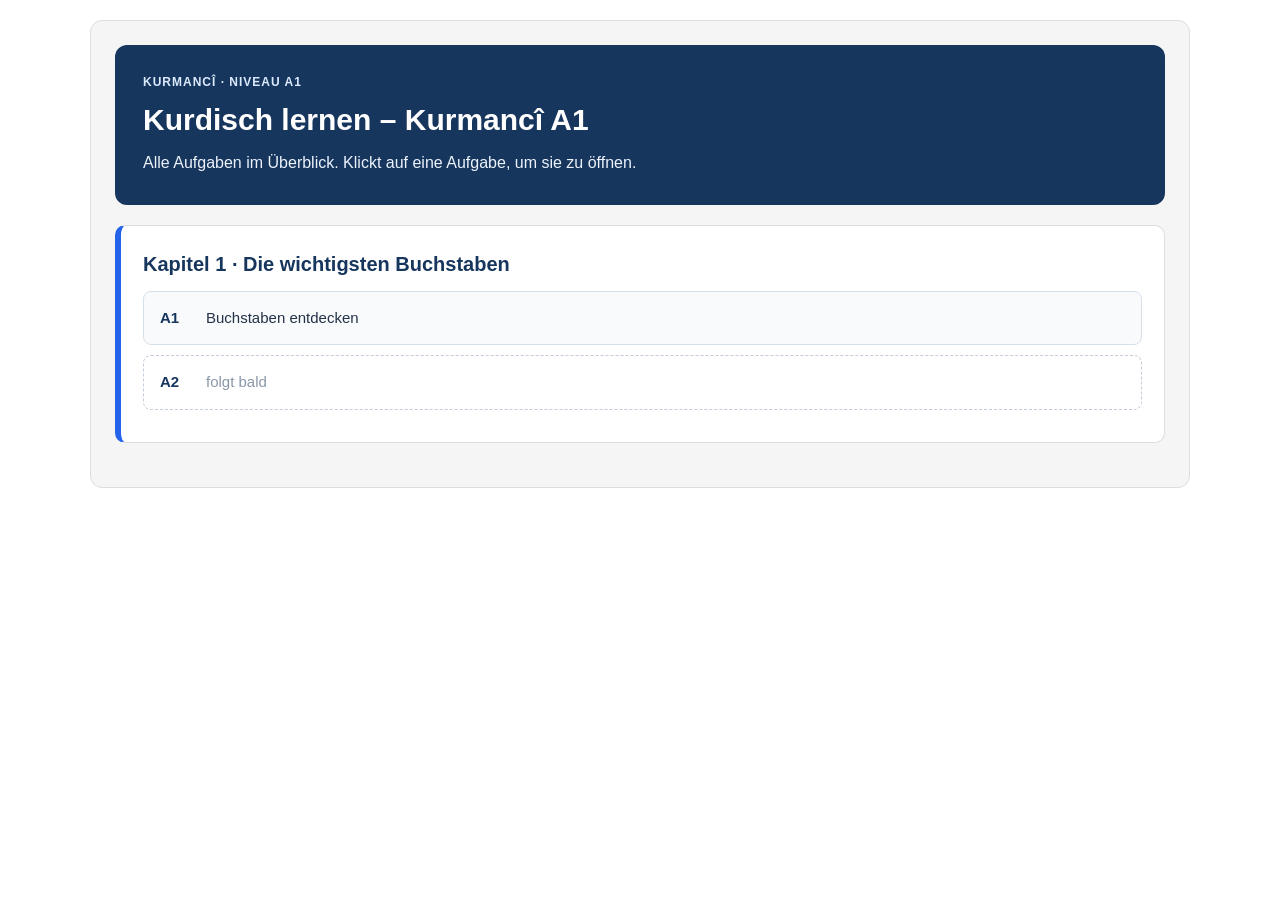
<file: index.html>
<!DOCTYPE html>
<html lang="de">
<head>
<meta charset="utf-8">
<meta name="viewport" content="width=device-width, initial-scale=1">
<title>Kurmancî A1 · Übersicht</title>
<link rel="stylesheet" href="style.css">
</head>
<body>
<div class="seite">

  <div class="titel">
    <div class="ueber">Kurmancî · Niveau A1</div>
    <h1>Kurdisch lernen – Kurmancî A1</h1>
    <p>Alle Aufgaben im Überblick. Klickt auf eine Aufgabe, um sie zu öffnen.</p>
  </div>

  <div id="uebersicht"></div>

</div>
<script src="kurs.js"></script>
</body>
</html>
</file>
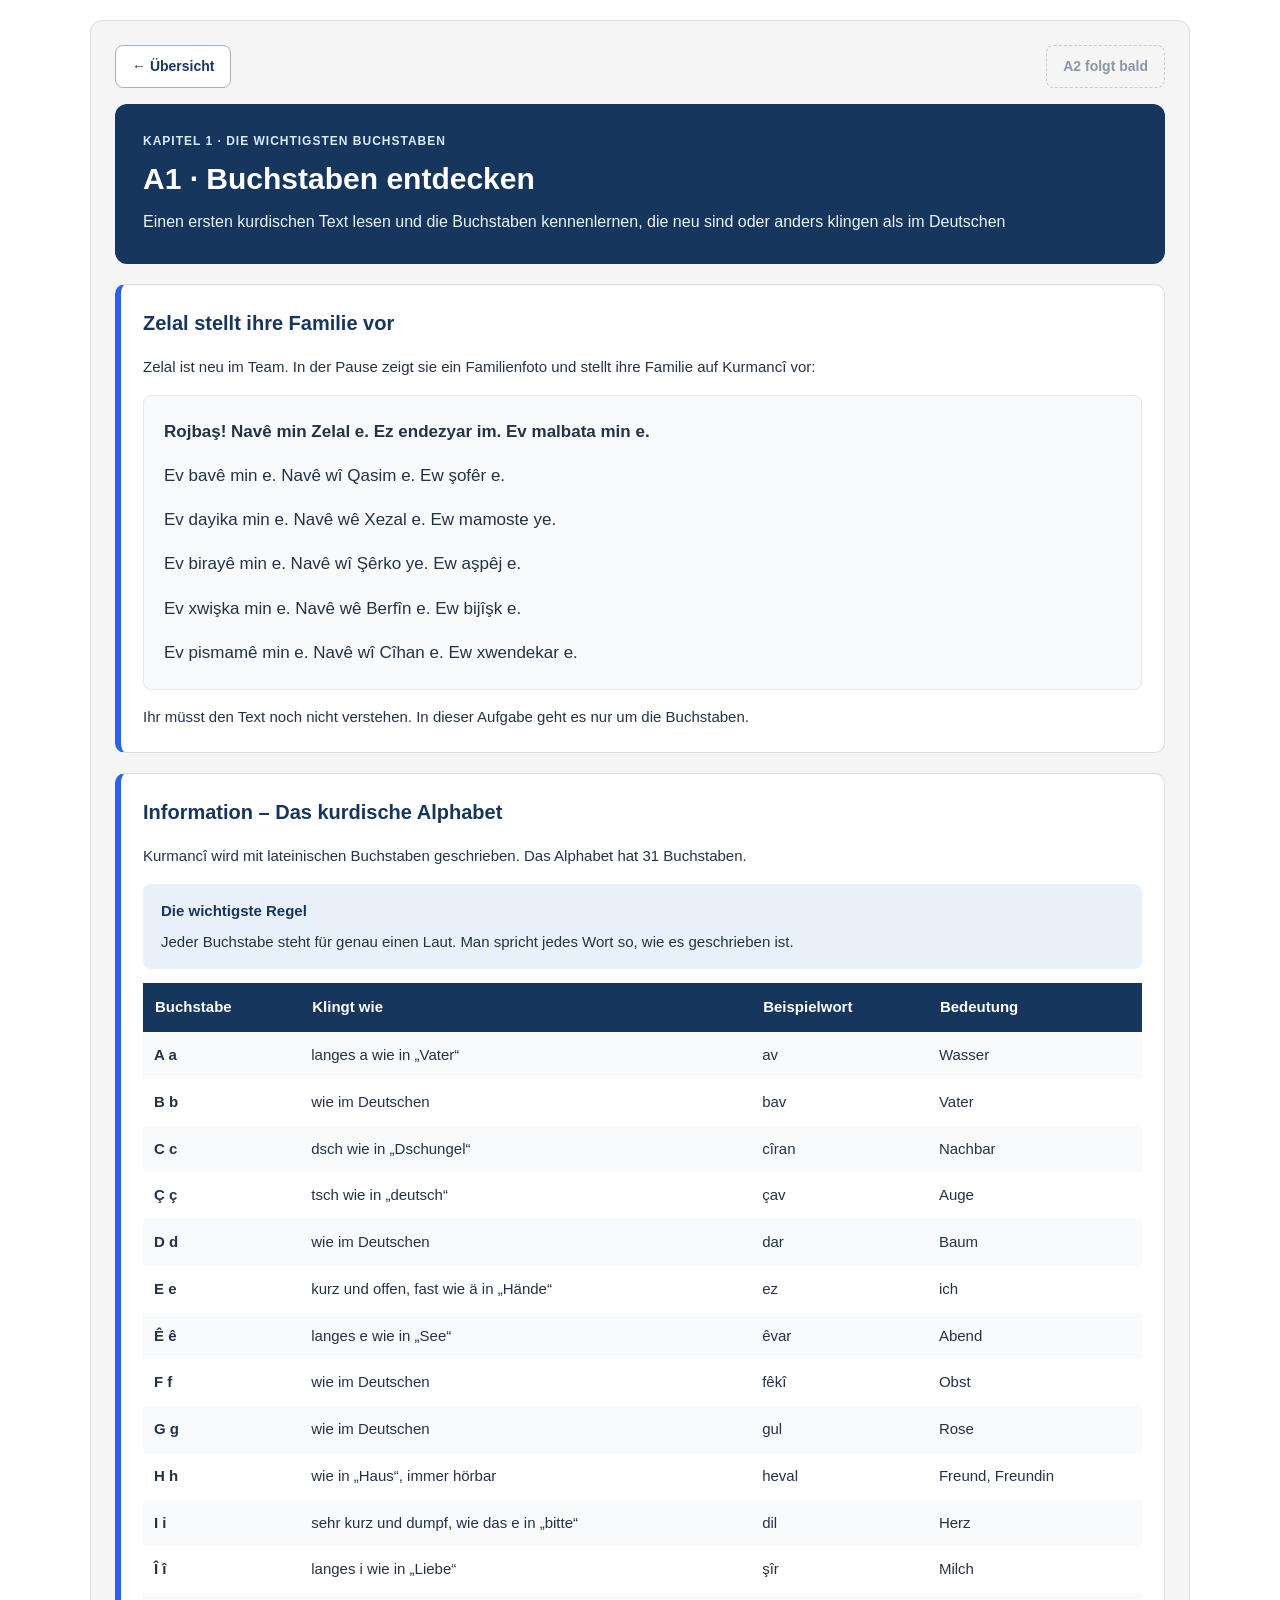
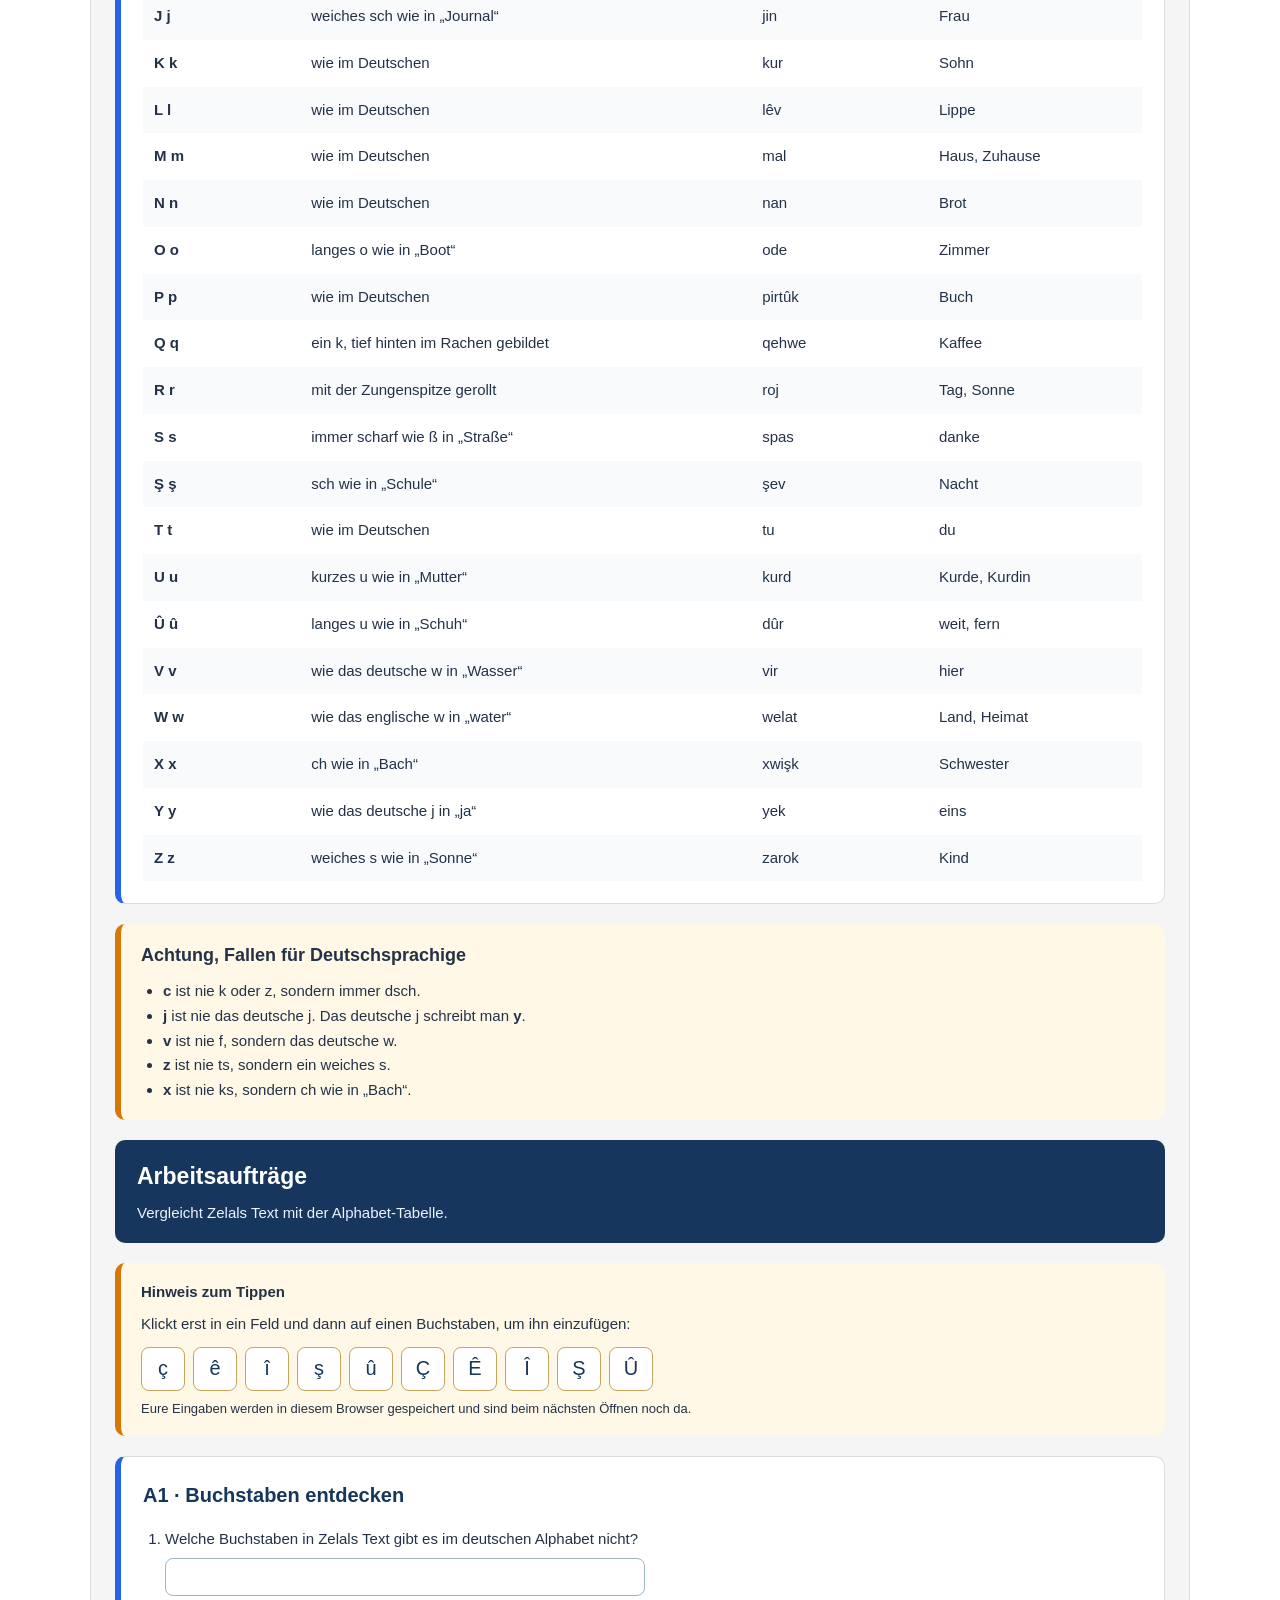
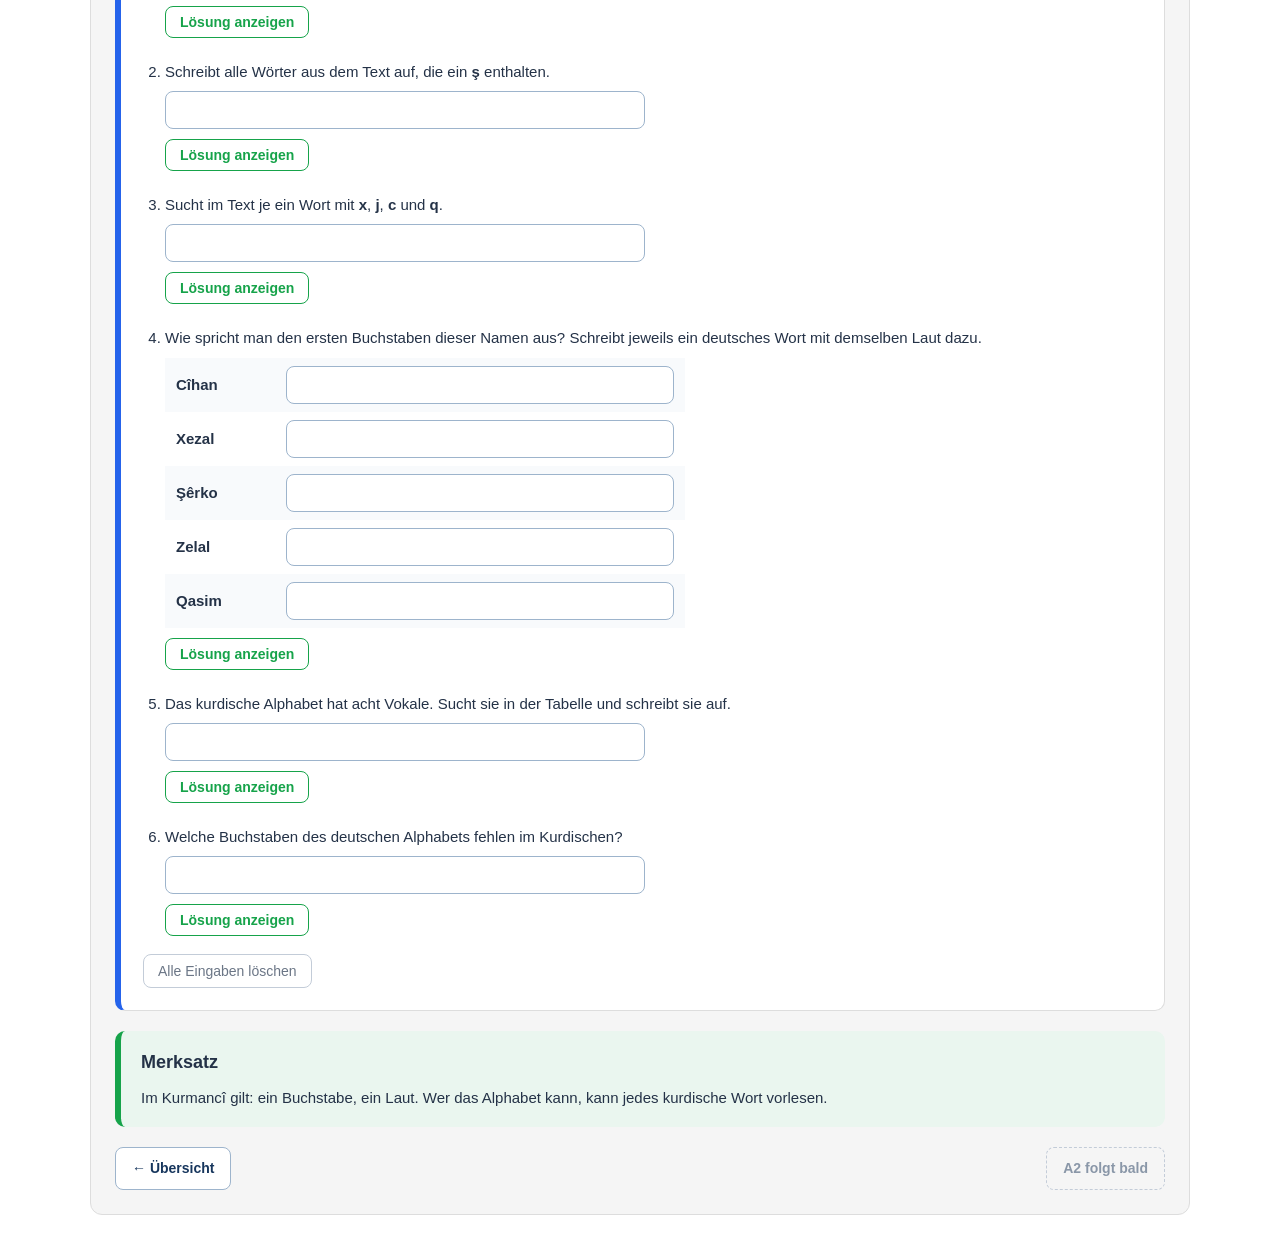
<file: k1-a1.html>
<!DOCTYPE html>
<html lang="de">
<head>
<meta charset="utf-8">
<meta name="viewport" content="width=device-width, initial-scale=1">
<title>A1 · Buchstaben entdecken · Kurmancî A1</title>
<link rel="stylesheet" href="style.css">
</head>
<body data-aufgabe="k1-a1">
<div class="seite">

  <nav class="nav" aria-label="Navigation"></nav>

  <!-- TITEL -->
  <div class="titel">
    <div class="ueber">Kapitel 1 · Die wichtigsten Buchstaben</div>
    <h1>A1 · Buchstaben entdecken</h1>
    <p>Einen ersten kurdischen Text lesen und die Buchstaben kennenlernen, die neu sind oder anders klingen als im Deutschen</p>
  </div>

  <!-- TEXT -->
  <div class="kasten">
    <h3>Zelal stellt ihre Familie vor</h3>
    <p>Zelal ist neu im Team. In der Pause zeigt sie ein Familienfoto und stellt ihre Familie auf Kurmancî vor:</p>
    <div class="lesetext" lang="kmr">
      <p><strong>Rojbaş! Navê min Zelal e. Ez endezyar im. Ev malbata min e.</strong></p>
      <p>Ev bavê min e. Navê wî Qasim e. Ew şofêr e.</p>
      <p>Ev dayika min e. Navê wê Xezal e. Ew mamoste ye.</p>
      <p>Ev birayê min e. Navê wî Şêrko ye. Ew aşpêj e.</p>
      <p>Ev xwişka min e. Navê wê Berfîn e. Ew bijîşk e.</p>
      <p>Ev pismamê min e. Navê wî Cîhan e. Ew xwendekar e.</p>
    </div>
    <p>Ihr müsst den Text noch nicht verstehen. In dieser Aufgabe geht es nur um die Buchstaben.</p>
  </div>

  <!-- INFORMATION: ALPHABET -->
  <div class="kasten">
    <h3>Information – Das kurdische Alphabet</h3>
    <p>Kurmancî wird mit lateinischen Buchstaben geschrieben. Das Alphabet hat 31 Buchstaben.</p>
    <div class="regel">
      <strong>Die wichtigste Regel</strong>
      <p>Jeder Buchstabe steht für genau einen Laut. Man spricht jedes Wort so, wie es geschrieben ist.</p>
    </div>
    <div class="tabelle-wrap">
      <table class="alphabet">
        <thead>
          <tr><th>Buchstabe</th><th>Klingt wie</th><th>Beispielwort</th><th>Bedeutung</th></tr>
        </thead>
        <tbody>
          <tr><td><strong>A a</strong></td><td>langes a wie in „Vater“</td><td lang="kmr">av</td><td>Wasser</td></tr>
          <tr><td><strong>B b</strong></td><td>wie im Deutschen</td><td lang="kmr">bav</td><td>Vater</td></tr>
          <tr><td><strong>C c</strong></td><td>dsch wie in „Dschungel“</td><td lang="kmr">cîran</td><td>Nachbar</td></tr>
          <tr><td><strong>Ç ç</strong></td><td>tsch wie in „deutsch“</td><td lang="kmr">çav</td><td>Auge</td></tr>
          <tr><td><strong>D d</strong></td><td>wie im Deutschen</td><td lang="kmr">dar</td><td>Baum</td></tr>
          <tr><td><strong>E e</strong></td><td>kurz und offen, fast wie ä in „Hände“</td><td lang="kmr">ez</td><td>ich</td></tr>
          <tr><td><strong>Ê ê</strong></td><td>langes e wie in „See“</td><td lang="kmr">êvar</td><td>Abend</td></tr>
          <tr><td><strong>F f</strong></td><td>wie im Deutschen</td><td lang="kmr">fêkî</td><td>Obst</td></tr>
          <tr><td><strong>G g</strong></td><td>wie im Deutschen</td><td lang="kmr">gul</td><td>Rose</td></tr>
          <tr><td><strong>H h</strong></td><td>wie in „Haus“, immer hörbar</td><td lang="kmr">heval</td><td>Freund, Freundin</td></tr>
          <tr><td><strong>I i</strong></td><td>sehr kurz und dumpf, wie das e in „bitte“</td><td lang="kmr">dil</td><td>Herz</td></tr>
          <tr><td><strong>Î î</strong></td><td>langes i wie in „Liebe“</td><td lang="kmr">şîr</td><td>Milch</td></tr>
          <tr><td><strong>J j</strong></td><td>weiches sch wie in „Journal“</td><td lang="kmr">jin</td><td>Frau</td></tr>
          <tr><td><strong>K k</strong></td><td>wie im Deutschen</td><td lang="kmr">kur</td><td>Sohn</td></tr>
          <tr><td><strong>L l</strong></td><td>wie im Deutschen</td><td lang="kmr">lêv</td><td>Lippe</td></tr>
          <tr><td><strong>M m</strong></td><td>wie im Deutschen</td><td lang="kmr">mal</td><td>Haus, Zuhause</td></tr>
          <tr><td><strong>N n</strong></td><td>wie im Deutschen</td><td lang="kmr">nan</td><td>Brot</td></tr>
          <tr><td><strong>O o</strong></td><td>langes o wie in „Boot“</td><td lang="kmr">ode</td><td>Zimmer</td></tr>
          <tr><td><strong>P p</strong></td><td>wie im Deutschen</td><td lang="kmr">pirtûk</td><td>Buch</td></tr>
          <tr><td><strong>Q q</strong></td><td>ein k, tief hinten im Rachen gebildet</td><td lang="kmr">qehwe</td><td>Kaffee</td></tr>
          <tr><td><strong>R r</strong></td><td>mit der Zungenspitze gerollt</td><td lang="kmr">roj</td><td>Tag, Sonne</td></tr>
          <tr><td><strong>S s</strong></td><td>immer scharf wie ß in „Straße“</td><td lang="kmr">spas</td><td>danke</td></tr>
          <tr><td><strong>Ş ş</strong></td><td>sch wie in „Schule“</td><td lang="kmr">şev</td><td>Nacht</td></tr>
          <tr><td><strong>T t</strong></td><td>wie im Deutschen</td><td lang="kmr">tu</td><td>du</td></tr>
          <tr><td><strong>U u</strong></td><td>kurzes u wie in „Mutter“</td><td lang="kmr">kurd</td><td>Kurde, Kurdin</td></tr>
          <tr><td><strong>Û û</strong></td><td>langes u wie in „Schuh“</td><td lang="kmr">dûr</td><td>weit, fern</td></tr>
          <tr><td><strong>V v</strong></td><td>wie das deutsche w in „Wasser“</td><td lang="kmr">vir</td><td>hier</td></tr>
          <tr><td><strong>W w</strong></td><td>wie das englische w in „water“</td><td lang="kmr">welat</td><td>Land, Heimat</td></tr>
          <tr><td><strong>X x</strong></td><td>ch wie in „Bach“</td><td lang="kmr">xwişk</td><td>Schwester</td></tr>
          <tr><td><strong>Y y</strong></td><td>wie das deutsche j in „ja“</td><td lang="kmr">yek</td><td>eins</td></tr>
          <tr><td><strong>Z z</strong></td><td>weiches s wie in „Sonne“</td><td lang="kmr">zarok</td><td>Kind</td></tr>
        </tbody>
      </table>
    </div>
  </div>

  <!-- FALLEN -->
  <div class="hinweis">
    <h3>Achtung, Fallen für Deutschsprachige</h3>
    <ul>
      <li><strong>c</strong> ist nie k oder z, sondern immer dsch.</li>
      <li><strong>j</strong> ist nie das deutsche j. Das deutsche j schreibt man <strong>y</strong>.</li>
      <li><strong>v</strong> ist nie f, sondern das deutsche w.</li>
      <li><strong>z</strong> ist nie ts, sondern ein weiches s.</li>
      <li><strong>x</strong> ist nie ks, sondern ch wie in „Bach“.</li>
    </ul>
  </div>

  <!-- ARBEITSAUFTRÄGE -->
  <div class="balken">
    <h2>Arbeitsaufträge</h2>
    <p>Vergleicht Zelals Text mit der Alphabet-Tabelle.</p>
  </div>

  <!-- TIPPHILFE -->
  <div class="hinweis">
    <strong>Hinweis zum Tippen</strong>
    <p>Klickt erst in ein Feld und dann auf einen Buchstaben, um ihn einzufügen:</p>
    <div class="zeichen" lang="kmr" aria-label="Kurdische Sonderzeichen">
      <button type="button">ç</button><button type="button">ê</button><button type="button">î</button><button type="button">ş</button><button type="button">û</button>
      <button type="button">Ç</button><button type="button">Ê</button><button type="button">Î</button><button type="button">Ş</button><button type="button">Û</button>
    </div>
    <p style="font-size: 13px;">Eure Eingaben werden in diesem Browser gespeichert und sind beim nächsten Öffnen noch da.</p>
  </div>

  <!-- UNTERAUFGABEN -->
  <div class="kasten">
    <h3>A1 · Buchstaben entdecken</h3>
    <ol class="aufgaben">

      <li>Welche Buchstaben in Zelals Text gibt es im deutschen Alphabet nicht?
        <input type="text" aria-label="Antwort 1">
        <button type="button" class="loesung-btn">Lösung anzeigen</button>
        <div class="loesung" hidden>
          <p lang="kmr"><strong>ê, î, ş</strong></p>
          <p>Im Text kommen nur diese drei vor. Die anderen Sonderbuchstaben ç und û gibt es im Alphabet auch, aber nicht in Zelals Text.</p>
        </div>
      </li>

      <li>Schreibt alle Wörter aus dem Text auf, die ein <strong lang="kmr">ş</strong> enthalten.
        <input type="text" aria-label="Antwort 2">
        <button type="button" class="loesung-btn">Lösung anzeigen</button>
        <div class="loesung" hidden>
          <p lang="kmr"><strong>Rojbaş, şofêr, Şêrko, aşpêj, xwişka, bijîşk</strong></p>
        </div>
      </li>

      <li>Sucht im Text je ein Wort mit <strong lang="kmr">x</strong>, <strong lang="kmr">j</strong>, <strong lang="kmr">c</strong> und <strong lang="kmr">q</strong>.
        <input type="text" aria-label="Antwort 3">
        <button type="button" class="loesung-btn">Lösung anzeigen</button>
        <div class="loesung" hidden>
          <ul lang="kmr">
            <li><strong>x:</strong> Xezal, xwişka, xwendekar</li>
            <li><strong>j:</strong> Rojbaş, aşpêj, bijîşk</li>
            <li><strong>c:</strong> Cîhan</li>
            <li><strong>q:</strong> Qasim</li>
          </ul>
        </div>
      </li>

      <li>Wie spricht man den ersten Buchstaben dieser Namen aus? Schreibt jeweils ein deutsches Wort mit demselben Laut dazu.
        <div class="tabelle-wrap">
          <table class="laut-tabelle">
            <tbody>
              <tr><td lang="kmr"><strong>Cîhan</strong></td><td><input type="text" aria-label="Laut Cîhan"></td></tr>
              <tr><td lang="kmr"><strong>Xezal</strong></td><td><input type="text" aria-label="Laut Xezal"></td></tr>
              <tr><td lang="kmr"><strong>Şêrko</strong></td><td><input type="text" aria-label="Laut Şêrko"></td></tr>
              <tr><td lang="kmr"><strong>Zelal</strong></td><td><input type="text" aria-label="Laut Zelal"></td></tr>
              <tr><td lang="kmr"><strong>Qasim</strong></td><td><input type="text" aria-label="Laut Qasim"></td></tr>
            </tbody>
          </table>
        </div>
        <button type="button" class="loesung-btn">Lösung anzeigen</button>
        <div class="loesung" hidden>
          <ul>
            <li><strong lang="kmr">Cîhan:</strong> dsch, wie in „Dschungel“</li>
            <li><strong lang="kmr">Xezal:</strong> ch, wie in „Bach“</li>
            <li><strong lang="kmr">Şêrko:</strong> sch, wie in „Schule“</li>
            <li><strong lang="kmr">Zelal:</strong> weiches s, wie in „Sonne“</li>
            <li><strong lang="kmr">Qasim:</strong> ein k, aber tief hinten im Rachen. Im Deutschen gibt es diesen Laut nicht genau; am nächsten kommt das k in „Kohle“.</li>
          </ul>
        </div>
      </li>

      <li>Das kurdische Alphabet hat acht Vokale. Sucht sie in der Tabelle und schreibt sie auf.
        <input type="text" aria-label="Antwort 5">
        <button type="button" class="loesung-btn">Lösung anzeigen</button>
        <div class="loesung" hidden>
          <p lang="kmr"><strong>a, e, ê, i, î, o, u, û</strong></p>
        </div>
      </li>

      <li>Welche Buchstaben des deutschen Alphabets fehlen im Kurdischen?
        <input type="text" aria-label="Antwort 6">
        <button type="button" class="loesung-btn">Lösung anzeigen</button>
        <div class="loesung" hidden>
          <p><strong>ä, ö, ü, ß</strong></p>
          <p>Alle 26 Grundbuchstaben von a bis z gibt es auch im Kurdischen, aber manche klingen anders (zum Beispiel c, j, v, x, z).</p>
        </div>
      </li>

    </ol>
    <button type="button" class="leeren">Alle Eingaben löschen</button>
  </div>

  <!-- MERKSATZ -->
  <div class="merksatz">
    <h3>Merksatz</h3>
    <p>Im Kurmancî gilt: ein Buchstabe, ein Laut. Wer das Alphabet kann, kann jedes kurdische Wort vorlesen.</p>
  </div>

  <nav class="nav nav-unten" aria-label="Navigation unten"></nav>

</div>
<script src="kurs.js"></script>
</body>
</html>
</file>
<file: style.css>
/* Kurmancî A1 · gemeinsames Design für alle Seiten
   Farben hier ändern = alle Aufgaben ändern sich mit. */
:root {
  --navy: #17365d;
  --blau: #2563eb;
  --text: #243247;
  --grund: #f5f5f5;
  --linie: #dddddd;
  --hell: #f8fafc;
  --info: #e8f0fa;
  --gelb: #fff8e6;
  --orange: #d97706;
  --gruen: #eaf6ef;
  --gruen-stark: #16a34a;
}

* { box-sizing: border-box; }

body {
  margin: 0;
  background: #ffffff;
  color: var(--text);
  font: 15px/1.65 Arial, Helvetica, sans-serif;
}

.seite {
  background: var(--grund);
  padding: 24px;
  border: 1px solid var(--linie);
  border-radius: 12px;
  max-width: 1100px;
  margin: 20px auto;
}

/* Navigation */
.nav {
  display: flex;
  flex-wrap: wrap;
  gap: 10px;
  justify-content: space-between;
  align-items: center;
  margin-bottom: 16px;
}
.nav a, .nav span {
  display: inline-block;
  padding: 9px 16px;
  border-radius: 8px;
  text-decoration: none;
  font-weight: bold;
  font-size: 14px;
}
.nav a { background: #ffffff; color: var(--navy); border: 1px solid #9db4cc; }
.nav a:hover, .nav a:focus-visible { background: var(--info); }
.nav span { color: #8a97a8; border: 1px dashed #c3ccd8; }
.nav-unten { margin: 20px 0 0; }

/* Titel */
.titel {
  background: var(--navy);
  color: #ffffff;
  padding: 28px;
  border-radius: 12px;
  margin-bottom: 20px;
}
.titel .ueber {
  font-size: 12px;
  text-transform: uppercase;
  letter-spacing: 1px;
  font-weight: bold;
  color: #dceafe;
  margin-bottom: 8px;
}
.titel h1, .titel h2 { font-size: 30px; line-height: 1.25; color: #ffffff; margin: 0 0 12px; }
.titel p { font-size: 16px; color: #edf3fc; margin: 0; }

/* Kästen */
.kasten {
  background: #ffffff;
  border: 1px solid var(--linie);
  border-left: 6px solid var(--blau);
  border-radius: 10px;
  padding: 22px;
  margin-bottom: 20px;
}
.kasten h3 { color: var(--navy); font-size: 20px; margin: 0 0 10px; }
.kasten > p:last-child { margin-bottom: 0; }

.hinweis {
  background: var(--gelb);
  border-left: 6px solid var(--orange);
  border-radius: 10px;
  padding: 17px 20px;
  margin-bottom: 20px;
}
.hinweis h3 { color: var(--text); font-size: 18px; margin: 0 0 8px; }
.hinweis ul { margin: 0; padding-left: 22px; }
.hinweis p { margin: 7px 0 0; }

.merksatz {
  background: var(--gruen);
  border-left: 6px solid var(--gruen-stark);
  border-radius: 10px;
  padding: 17px 20px;
}
.merksatz h3 { color: var(--text); font-size: 18px; margin: 0 0 8px; }
.merksatz p { margin: 0; }

.regel { background: var(--info); border-radius: 8px; padding: 15px 18px; margin: 14px 0; }
.regel strong { color: var(--navy); }
.regel p { margin: 6px 0 0; }

.balken {
  background: var(--navy);
  color: #ffffff;
  padding: 18px 22px;
  border-radius: 10px;
  margin-bottom: 20px;
}
.balken h2 { margin: 0; font-size: 23px; color: #ffffff; }
.balken p { margin: 5px 0 0; color: #edf3fc; }

/* Kurdischer Lesetext */
.lesetext {
  background: var(--hell);
  padding: 20px;
  border: 1px solid #e2e8f0;
  border-radius: 8px;
  font-size: 17px;
  line-height: 1.9;
}
.lesetext p { margin: 0 0 12px; }
.lesetext p:last-child { margin: 0; }

/* Tabellen */
.tabelle-wrap { overflow-x: auto; }
table { width: 100%; border-collapse: collapse; }
.alphabet { min-width: 560px; }
.alphabet th { text-align: left; padding: 12px; background: var(--navy); color: #ffffff; }
.alphabet td { padding: 11px; }
tbody tr:nth-child(odd) { background: var(--hell); }
tbody tr:nth-child(even) { background: #ffffff; }

/* Aufgaben */
.aufgaben { padding-left: 22px; margin-bottom: 0; }
.aufgaben > li { margin-bottom: 22px; }
.aufgaben > li:last-child { margin-bottom: 0; }

input[type="text"] {
  width: 100%;
  max-width: 480px;
  padding: 9px 10px;
  border: 1px solid #9db4cc;
  border-radius: 8px;
  font-size: 16px;
  font-family: inherit;
  margin-top: 6px;
  display: block;
}
input[type="text"]:focus { outline: 3px solid #bcd3f5; border-color: var(--blau); }

.laut-tabelle { min-width: 340px; max-width: 520px; margin-top: 8px; }
.laut-tabelle td { padding: 8px 11px; }
.laut-tabelle td:first-child { width: 110px; }
.laut-tabelle input { margin-top: 0; }

/* Sonderzeichen */
.zeichen { display: flex; flex-wrap: wrap; gap: 8px; margin-top: 10px; }
.zeichen button {
  min-width: 44px;
  min-height: 44px;
  font-size: 20px;
  font-family: inherit;
  background: #ffffff;
  color: var(--navy);
  border: 1px solid #c9a35c;
  border-radius: 8px;
  cursor: pointer;
}
.zeichen button:hover, .zeichen button:focus-visible { background: #fdecc8; }

/* Lösungen */
.loesung-btn {
  margin-top: 10px;
  padding: 7px 14px;
  font-size: 14px;
  font-family: inherit;
  font-weight: bold;
  color: var(--gruen-stark);
  background: #ffffff;
  border: 1px solid var(--gruen-stark);
  border-radius: 8px;
  cursor: pointer;
}
.loesung-btn:hover, .loesung-btn:focus-visible { background: var(--gruen); }
.loesung {
  margin-top: 10px;
  max-width: 600px;
  background: var(--gruen);
  border-left: 4px solid var(--gruen-stark);
  border-radius: 8px;
  padding: 12px 16px;
}
.loesung p { margin: 0 0 6px; }
.loesung p:last-child { margin: 0; }
.loesung ul { margin: 0; padding-left: 20px; }

.leeren {
  margin-top: 18px;
  padding: 8px 14px;
  font-size: 14px;
  font-family: inherit;
  color: #6b7686;
  background: transparent;
  border: 1px solid #c3ccd8;
  border-radius: 8px;
  cursor: pointer;
}

/* Startseite */
.kapitel-liste { list-style: none; margin: 0; padding: 0; }
.kapitel-liste li { margin: 0 0 10px; }
.kapitel-liste a, .kapitel-liste .bald {
  display: flex;
  gap: 14px;
  align-items: baseline;
  padding: 14px 16px;
  border-radius: 8px;
  text-decoration: none;
}
.kapitel-liste a { background: var(--hell); border: 1px solid #d6e0ec; color: var(--text); }
.kapitel-liste a:hover, .kapitel-liste a:focus-visible { background: var(--info); border-color: #9db4cc; }
.kapitel-liste .kurz { font-weight: bold; color: var(--navy); min-width: 32px; }
.kapitel-liste .bald { color: #8a97a8; border: 1px dashed #c3ccd8; }

@media (max-width: 600px) {
  .seite { padding: 14px; margin: 0; border-radius: 0; border: 0; }
  .titel { padding: 20px; }
  .titel h1, .titel h2 { font-size: 24px; }
  .kasten { padding: 16px; }
}
</file>
